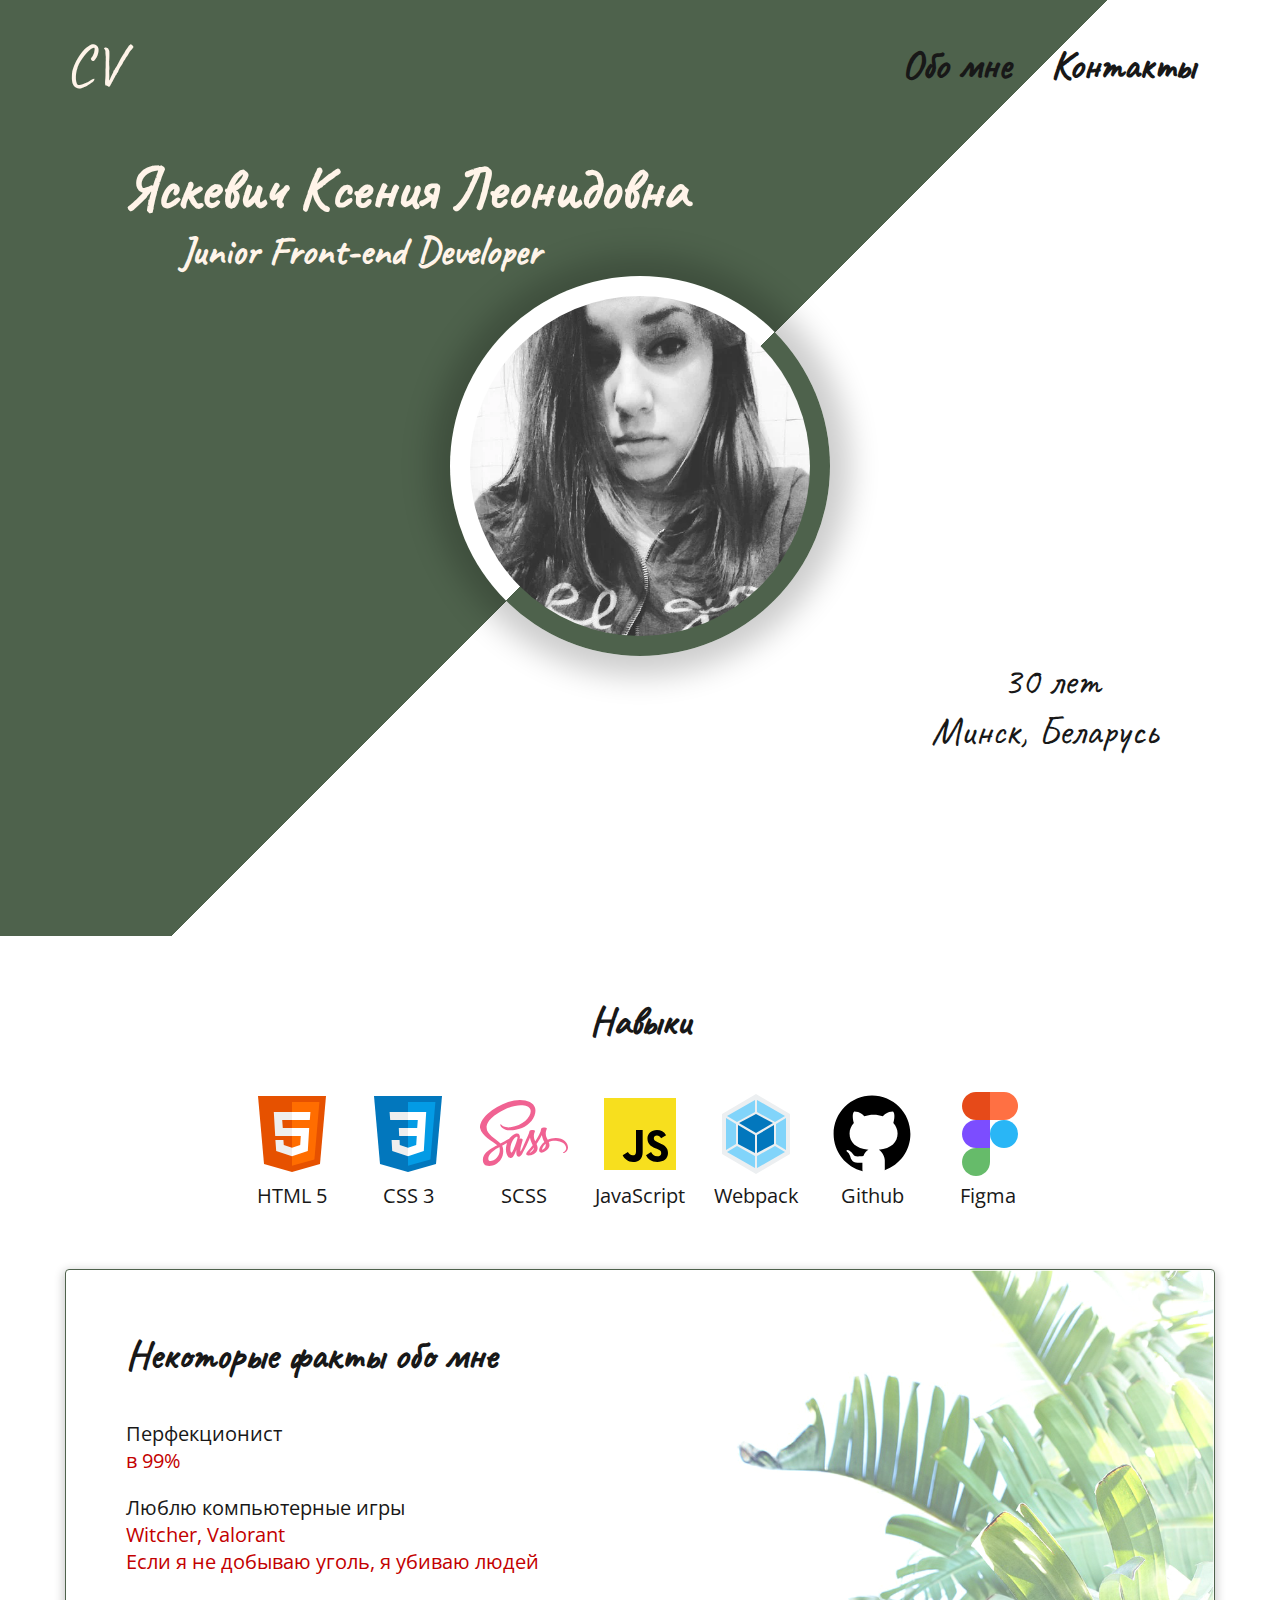
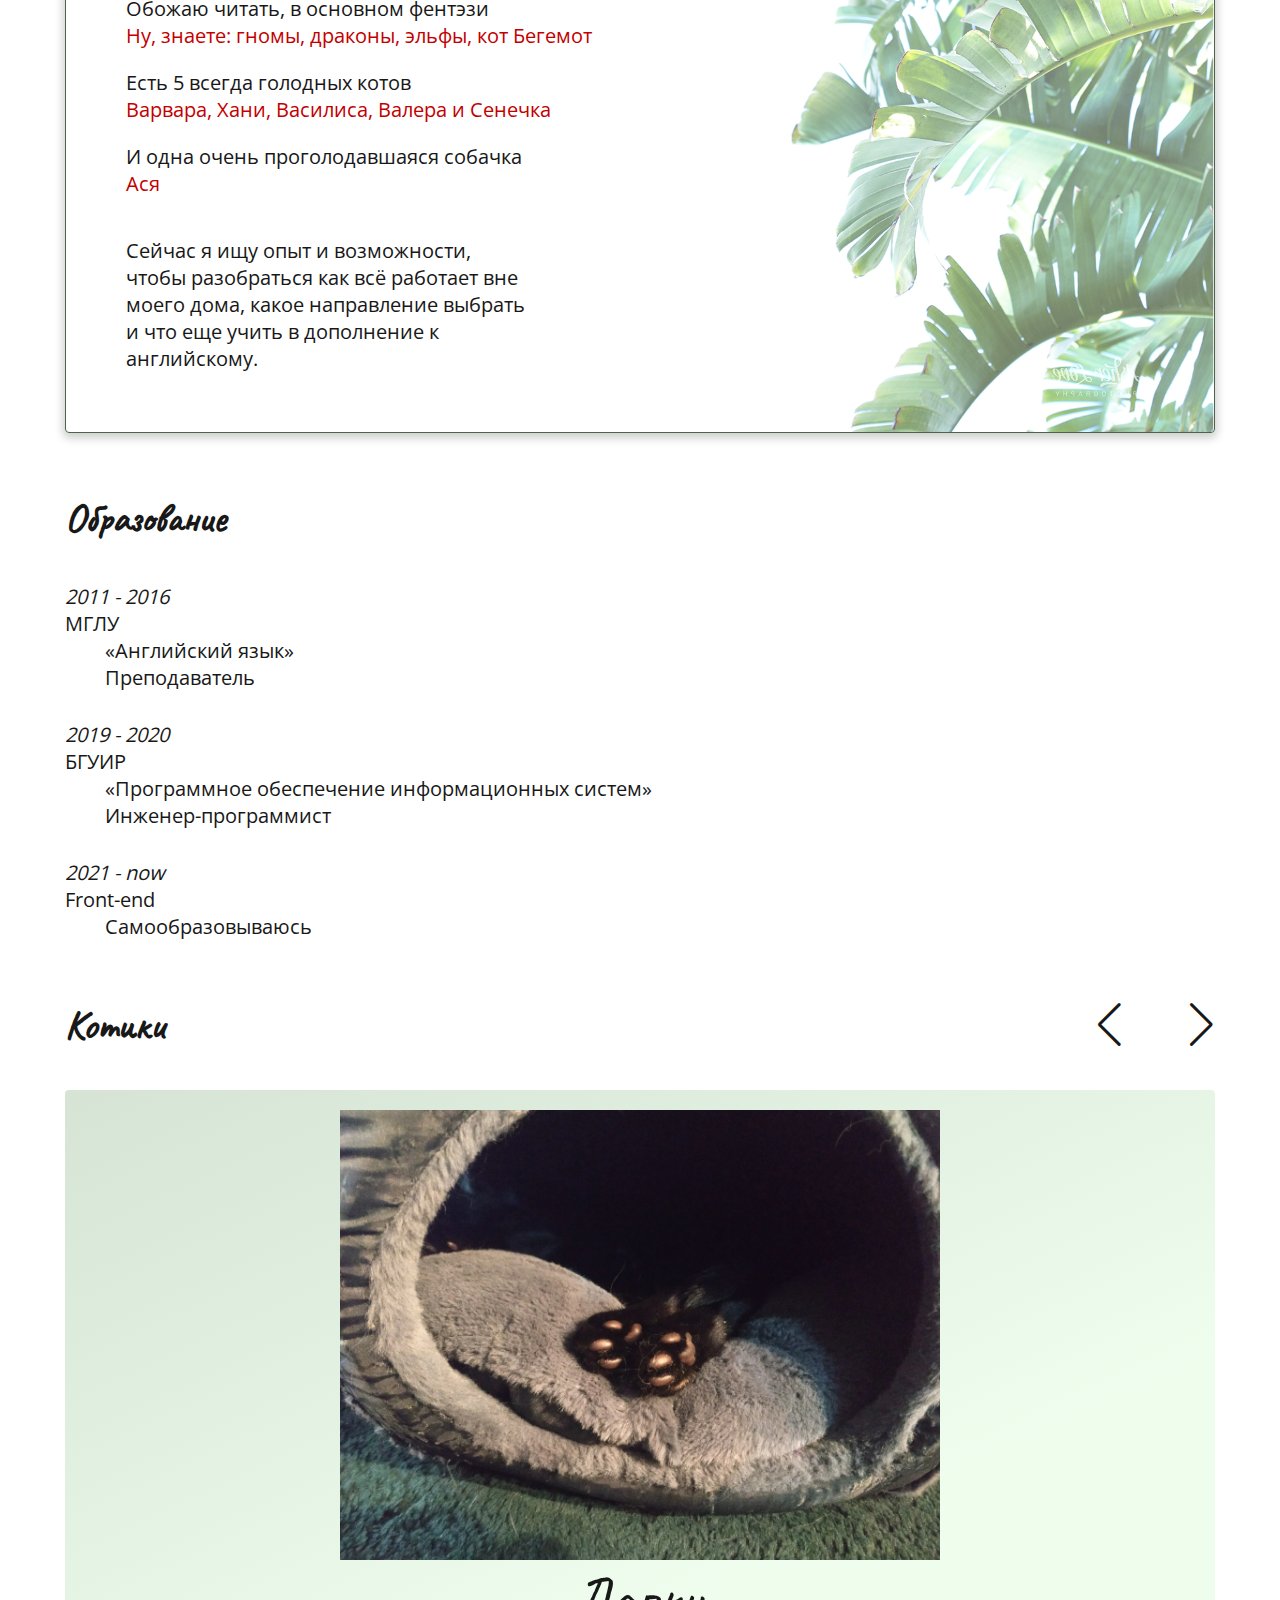
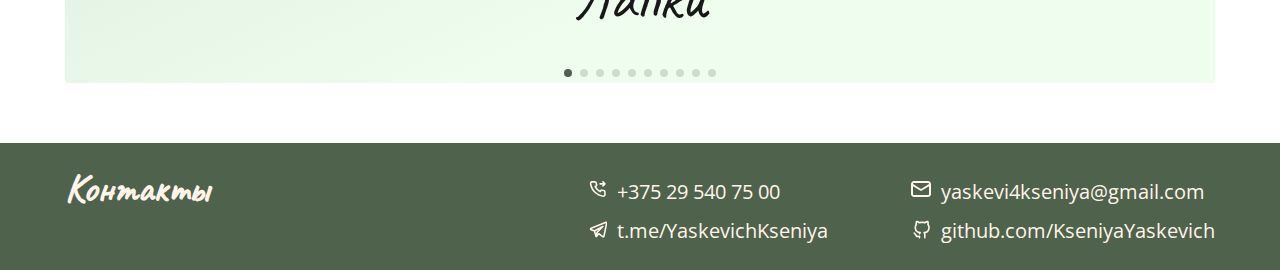
<file: index.html>
<!DOCTYPE html>
<html class="page" lang="ru">

<head>
    <meta charset="UTF-8">
    <meta http-equiv="X-UA-Compatible" content="IE=edge">
    <meta name="viewport" content="width=device-width, initial-scale=1.0">
    <meta name="description" content="Cv for DataMola">
    <link rel="shortcut icon" href="./favicon.ico" type="image/x-icon">
    <title>CV</title>
    <link rel="stylesheet" href="./assets/fonts/stylesheet.css">
    <link rel="stylesheet" href="./assets/styles/vendor/swiper-bundle.css">
    <link rel="stylesheet" href="./assets/styles/style.css">
</head>

<body class="page__body">
    <header class="page-header">
        <div class="container">
            <div class="page-header__navbar navbar">
                <p class="navbar__text">CV</p>
                <nav class="navbar__main-nav main-nav">
                    <button class="main-nav__toggle" type="button" aria-label="Open menu"></button>
                    <ul class="main-nav__list">
                        <li class="main-nav__item"><a class="main-nav__link" href="#about">Обо мне</a></li>
                        <li class="main-nav__item"><a class="main-nav__link" href="#contacts">Контакты</a></li>
                    </ul>
                </nav>
            </div>
            <section class="introduction">
                <h1 class="introduction__title">Яскевич Ксения Леонидовна</h1>
                <h2 class="introduction__subtitle">Junior Front-end Developer</h2>
                <div class="introduction__photo-wrapper">
                    <picture>
                        <source srcset="./assets/images/introduction/photo.webp" type="image/webp">
                        <img class="introduction__photo" src="./assets/images/introduction/photo.jpg" alt="Фото профиля"
                            width="240" height="240">
                    </picture>
                </div>
                <p class="introduction__age">30 лет</p>
                <p class="introduction__location">Минск, Беларусь</p>
            </section>
        </div>
    </header>
    <main class="page-main">
        <section class="skills">
            <div class="container">
                <h3 class="skills__title">Навыки</h3>
                <ul class="skills__list">
                    <li class="skills__item">
                        <img class="skills__image" src="./assets/images/skills/html-5.svg" alt="Логотип html5"
                            width="96" height="96">
                        <span class="skills__desc">HTML 5</span>
                    </li>
                    <li class="skills__item">
                        <img class="skills__image" src="./assets/images/skills/css3.svg" alt="Логотип css3" width="96"
                            height="96">
                        <span class="skills__desc">CSS 3</span>
                    </li>
                    <li class="skills__item">
                        <img class="skills__image" src="./assets/images/skills/sass.svg" alt="Логотип sass" width="96"
                            height="96">
                        <span class="skills__desc">SCSS</span>
                    </li>
                    <li class="skills__item">
                        <img class="skills__image" src="./assets/images/skills/javascript.svg" alt="Логотип javascript"
                            width="96" height="96">
                        <span class="skills__desc">JavaScript</span>
                    </li>
                    <li class="skills__item">
                        <img class="skills__image" src="./assets/images/skills/webpack.svg" alt="Логотип webpack"
                            width="96" height="96">
                        <span class="skills__desc">Webpack</span>
                    </li>
                    <li class="skills__item">
                        <img class="skills__image" src="./assets/images/skills/github.svg" alt="Логотип github"
                            width="96" height="96">
                        <span class="skills__desc">Github</span>
                    </li>
                    <li class="skills__item">
                        <img class="skills__image" src="./assets/images/skills/figma.svg" alt="Логотип figma" width="96"
                            height="96">
                        <span class="skills__desc">Figma</span>
                    </li>
                </ul>
            </div>
        </section>
        <section class="about" id="about">
            <div class="container">
                <div class="about__content">
                    <h3 class="about__title">Некоторые факты обо мне</h3>
                    <ul class="about__list">
                        <li class="about__item">
                            Перфекционист
                            <span class="about__clarification">в 99%</span>
                        </li>
                        <li class="about__item">
                            Люблю компьютерные игры
                            <span class="about__clarification">Witcher, Valorant</span>
                            <span class="about__clarification">Если я не добываю уголь, я убиваю людей</span>
                        </li>
                        <li class="about__item">
                            Обожаю читать, в основном фентэзи
                            <span class="about__clarification">Ну, знаете: гномы, драконы, эльфы, кот Бегемот</span>
                        </li>
                        <li class="about__item">
                            Есть 5 всегда голодных котов
                            <span class="about__clarification">Варвара, Хани, Василиса, Валера и Сенечка</span>
                        </li>
                        <li class="about__item">
                            И одна очень проголодавшаяся собачка
                            <span class="about__clarification">Ася</span>
                        </li>
                    </ul>
                    <p class="about__text">
                        Сейчас я ищу опыт и возможности, чтобы разобраться
                        как всё работает вне моего дома, какое направление
                        выбрать и что еще учить в дополнение к английскому.
                    </p>
                </div>
            </div>
        </section>
        <section class="education">
            <div class="container">
                <h3 class="education__title">Образование</h3>
                <ul class="education__list">
                    <li class="education__item">
                        <p class="education__place">
                            <time datetime="2011"><em>2011 - 2016</em></time>
                            МГЛУ
                        </p>
                        <p class="education__desc">
                            «Английский язык»
                            <span>Преподаватель</span>
                        </p>
                    </li>
                    <li class="education__item">
                        <p class="education__place">
                            <time datetime="2019"><em>2019 - 2020</em></time>
                            БГУИР
                        </p>
                        <p class="education__desc">
                            «Программное обеспечение информационных систем»
                            <span>Инженер-программист</span>
                        </p>
                    </li>
                    <li class="education__item">
                        <p class="education__place">
                            <time datetime="2021"><em>2021 - now</em></time>
                            Front-end
                        </p>
                        <p class="education__desc">Самообразовываюсь</p>
                    </li>
                </ul>
            </div>
        </section>
        <section class="pets">
            <div class="container">
                <div class="pets__heading">
                    <h3 class="pets__title">Котики</h3>
                    <div class="pets__buttons">
                        <button class="pets__button pets__button--prev swiper-button-prev" type="button"
                            aria-label="Предыдущий слайд"></button>
                        <button class="pets__button pets__button--next swiper-button-next" type="button"
                            aria-label="Следующий слайд"></button>
                    </div>
                </div>
                <div class="pets__swiper swiper">
                    <ul class="pets__list swiper-wrapper">
                        <li class="pets__item swiper-slide">
                            <picture>
                                <source type="image/webp" media="(min-width: 1200px)"
                                    srcset="./assets/images/pets/img1-desktop.webp">
                                <source type="image/webp" media="(min-width: 660px)"
                                    srcset="./assets/images/pets/img1-tablet.webp">
                                <source type="image/webp" srcset="./assets/images/pets/img1-mobile.webp">
                                <source media="(min-width: 1200px)" srcset="./assets/images/pets/img1-desktop.jpg">
                                <source media="(min-width: 660px)" srcset="./assets/images/pets/img1-tablet.jpg">
                                <img class="pets__img" src="./assets/images/pets/img1-mobile.jpg"
                                    alt="Задние лапки кошки, которые видно из мехового домика" width="290" height="290">
                            </picture>
                            <span class="pets__desc">Лапки</span>
                        </li>
                        <li class="pets__item swiper-slide">
                            <picture>
                                <source type="image/webp" media="(min-width: 1200px)"
                                    srcset="./assets/images/pets/img2-desktop.webp">
                                <source type="image/webp" media="(min-width: 660px)"
                                    srcset="./assets/images/pets/img2-tablet.webp">
                                <source type="image/webp" srcset="./assets/images/pets/img2-mobile.webp">
                                <source media="(min-width: 1200px)" srcset="./assets/images/pets/img2-desktop.jpg">
                                <source media="(min-width: 660px)" srcset="./assets/images/pets/img2-tablet.jpg">
                                <img class="pets__img" src="./assets/images/pets/img2-mobile.jpg"
                                    alt="Кошка на подушке с вытянутой передней лапкой" width="290" height="290">
                            </picture>
                            <span class="pets__desc">Хани</span>
                        </li>
                        <li class="pets__item swiper-slide">
                            <picture>
                                <source type="image/webp" media="(min-width: 1200px)"
                                    srcset="./assets/images/pets/img3-desktop.webp">
                                <source type="image/webp" media="(min-width: 660px)"
                                    srcset="./assets/images/pets/img3-tablet.webp">
                                <source type="image/webp" srcset="./assets/images/pets/img3-mobile.webp">
                                <source media="(min-width: 1200px)" srcset="./assets/images/pets/img3-desktop.jpg">
                                <source media="(min-width: 660px)" srcset="./assets/images/pets/img3-tablet.jpg">
                                <img class="pets__img" src="./assets/images/pets/img3-mobile.jpg"
                                    alt="Лицо кота с клыками вблизи" width="290" height="290">
                            </picture>
                            <span class="pets__desc">Валера</span>
                        </li>
                        <li class="pets__item swiper-slide">
                            <picture>
                                <source type="image/webp" media="(min-width: 1200px)"
                                    srcset="./assets/images/pets/img4-desktop.webp">
                                <source type="image/webp" media="(min-width: 660px)"
                                    srcset="./assets/images/pets/img4-tablet.webp">
                                <source type="image/webp" srcset="./assets/images/pets/img4-mobile.webp">
                                <source media="(min-width: 1200px)" srcset="./assets/images/pets/img4-desktop.jpg">
                                <source media="(min-width: 660px)" srcset="./assets/images/pets/img4-tablet.jpg">
                                <img class="pets__img" src="./assets/images/pets/img4-mobile.jpg"
                                    alt="Кошка и кот на подоконнике" width="290" height="290">
                            </picture>
                            <span class="pets__desc">Василиса и Валера</span>
                        </li>
                        <li class="pets__item swiper-slide">
                            <picture>
                                <source type="image/webp" media="(min-width: 1200px)"
                                    srcset="./assets/images/pets/img5-desktop.webp">
                                <source type="image/webp" media="(min-width: 660px)"
                                    srcset="./assets/images/pets/img5-tablet.webp">
                                <source type="image/webp" srcset="./assets/images/pets/img5-mobile.webp">
                                <source media="(min-width: 1200px)" srcset="./assets/images/pets/img5-desktop.jpg">
                                <source media="(min-width: 660px)" srcset="./assets/images/pets/img5-tablet.jpg">
                                <img class="pets__img" src="./assets/images/pets/img5-mobile.jpg" alt="Котенок на столе"
                                    width="290" height="290">
                            </picture>
                            <span class="pets__desc">Варвара</span>
                        </li>
                        <li class="pets__item swiper-slide">
                            <picture>
                                <source type="image/webp" media="(min-width: 1200px)"
                                    srcset="./assets/images/pets/img6-desktop.webp">
                                <source type="image/webp" media="(min-width: 660px)"
                                    srcset="./assets/images/pets/img6-tablet.webp">
                                <source type="image/webp" srcset="./assets/images/pets/img6-mobile.webp">
                                <source media="(min-width: 1200px)" srcset="./assets/images/pets/img6-desktop.jpg">
                                <source media="(min-width: 660px)" srcset="./assets/images/pets/img6-tablet.jpg">
                                <img class="pets__img" src="./assets/images/pets/img6-mobile.jpg"
                                    alt="Котенок и кошка смотря в окошко" width="290" height="290">
                            </picture>
                            <span class="pets__desc">Варя и Хани</span>
                        </li>
                        <li class="pets__item swiper-slide">
                            <picture>
                                <source type="image/webp" media="(min-width: 1200px)"
                                    srcset="./assets/images/pets/img7-desktop.webp">
                                <source type="image/webp" media="(min-width: 660px)"
                                    srcset="./assets/images/pets/img7-tablet.webp">
                                <source type="image/webp" srcset="./assets/images/pets/img7-mobile.webp">
                                <source media="(min-width: 1200px)" srcset="./assets/images/pets/img7-desktop.jpg">
                                <source media="(min-width: 660px)" srcset="./assets/images/pets/img7-tablet.jpg">
                                <img class="pets__img" src="./assets/images/pets/img7-mobile.jpg"
                                    alt="Белый кот держит лапками мех и смотрит в камеру" width="290" height="290">
                            </picture>
                            <span class="pets__desc">Сенечка</span>
                        </li>
                        <li class="pets__item swiper-slide">
                            <picture>
                                <source type="image/webp" media="(min-width: 1200px)"
                                    srcset="./assets/images/pets/img8-desktop.webp">
                                <source type="image/webp" media="(min-width: 660px)"
                                    srcset="./assets/images/pets/img8-tablet.webp">
                                <source type="image/webp" srcset="./assets/images/pets/img8-mobile.webp">
                                <source media="(min-width: 1200px)" srcset="./assets/images/pets/img8-desktop.jpg">
                                <source media="(min-width: 660px)" srcset="./assets/images/pets/img8-tablet.jpg">
                                <img class="pets__img" src="./assets/images/pets/img8-mobile.jpg"
                                    alt="Пять котов смотрят в окно" width="290" height="290">
                            </picture>
                            <span class="pets__desc">Пати на подоконнике</span>
                        </li>
                        <li class="pets__item swiper-slide">
                            <picture>
                                <source type="image/webp" media="(min-width: 1200px)"
                                    srcset="./assets/images/pets/img9-desktop.webp">
                                <source type="image/webp" media="(min-width: 660px)"
                                    srcset="./assets/images/pets/img9-tablet.webp">
                                <source type="image/webp" srcset="./assets/images/pets/img9-mobile.webp">
                                <source media="(min-width: 1200px)" srcset="./assets/images/pets/img9-desktop.jpg">
                                <source media="(min-width: 660px)" srcset="./assets/images/pets/img9-tablet.jpg">
                                <img class="pets__img" src="./assets/images/pets/img9-mobile.jpg"
                                    alt="Кот лежит на большом аквариуме" width="290" height="290">
                            </picture>
                            <span class="pets__desc">Таинственный Валера</span>
                        </li>
                        <li class="pets__item swiper-slide">
                            <picture>
                                <source type="image/webp" media="(min-width: 1200px)"
                                    srcset="./assets/images/pets/img10-desktop.webp">
                                <source type="image/webp" media="(min-width: 660px)"
                                    srcset="./assets/images/pets/img10-tablet.webp">
                                <source type="image/webp" srcset="./assets/images/pets/img10-mobile.webp">
                                <source media="(min-width: 1200px)" srcset="./assets/images/pets/img10-desktop.jpg">
                                <source media="(min-width: 660px)" srcset="./assets/images/pets/img10-tablet.jpg">
                                <img class="pets__img" src="./assets/images/pets/img10-mobile.jpg"
                                    alt="Мося черной кошки с желтыми глазами вблизи" width="290" height="290">
                            </picture>
                            <span class="pets__desc">Варвара выросла</span>
                        </li>
                    </ul>
                    <div class="pets__pagination swiper-pagination"></div>
                </div>
            </div>
        </section>
    </main>
    <footer class="page-footer">
        <div class="container">
            <section class="page-footer__contacts contacts" id="contacts">
                <h3 class="contacts__title">Контакты</h3>
                <ul class="contacts__list">
                    <li class="contacts__item">
                        <a class="contacts__link" href="tel:+375295407500">
                            <svg class="contacts__icon" width="20" height="20">
                                <use xlink:href="assets/icons/sprite.svg#phone"></use>
                            </svg>
                            +375 29 540 75 00
                        </a>
                    </li>
                    <li class="contacts__item">
                        <a class="contacts__link" href="mailto:yaskevi4kseniya@gmail.com" target="_blank">
                            <svg class="contacts__icon" width="20" height="20">
                                <use xlink:href="assets/icons/sprite.svg#mailto"></use>
                            </svg>
                            yaskevi4kseniya@gmail.com
                        </a>
                    </li>
                    <li class="contacts__item">
                        <a class="contacts__link" href="https://t.me/YaskevichKseniya" target="_blank">
                            <svg class="contacts__icon" width="20" height="20">
                                <use xlink:href="assets/icons/sprite.svg#telegram"></use>
                            </svg>
                            t.me/YaskevichKseniya
                        </a>
                    </li>
                    <li class="contacts__item">
                        <a class="contacts__link" href="https://github.com/KseniyaYaskevich" target="_blank">
                            <svg class="contacts__icon" width="20" height="20">
                                <use xlink:href="assets/icons/sprite.svg#github"></use>
                            </svg>
                            github.com/KseniyaYaskevich
                        </a>
                    </li>
                </ul>
            </section>
        </div>
    </footer>
    <script src="./assets/scripts/vendor/swiper-bundle.js"></script>
    <script src="./assets/scripts/script.js" type="module"></script>
</body>

</html>
</file>
<file: assets/fonts/stylesheet.css>
@font-face {
    font-family: 'Caveat';
    src: url('./Caveat-Regular.woff2') format('woff2'),
        url('./Caveat-Regular.woff') format('woff');
    font-weight: normal;
    font-style: normal;
    font-display: swap;
}

@font-face {
    font-family: 'Open Sans';
    src: url('./OpenSans-Regular.woff2') format('woff2'),
        url('./OpenSans-Regular.woff') format('woff');
    font-weight: normal;
    font-style: normal;
    font-display: swap;
}
</file>
<file: assets/styles/style.css>
:root {
    --font-family--caveat: 'Caveat', cursive;
    --font-family--open-sans: 'Open Sans', sans-serif;

    --color-bg--primary: #4e624c;
    --color-bg--secondary: #FFFFFF;

    --color-text--primary: #181818;
    --color-text--secondary: #fff4e9;
}

*,
*::before,
*::after {
    margin: 0;
    padding: 0;
    -webkit-box-sizing: border-box;
            box-sizing: border-box;
}

html {
    font-size: 12px;
}

img {
    max-width: 100%;
    height: auto;
    vertical-align: middle;
}

h1,
h2,
h3 {
    font-family: var(--font-family--caveat);
}

h3 {
    font-size: 2rem;
}

.page__body {
    display: -ms-grid;
    display: grid;
    -ms-grid-rows: -webkit-min-content auto -webkit-min-content;
    -ms-grid-rows: min-content auto min-content;
    grid-template-rows: -webkit-min-content auto -webkit-min-content;
    grid-template-rows: min-content auto min-content;
    -ms-grid-columns: 100%;
    grid-template-columns: 100%;

    min-height: 100vh;
    min-width: 320px;
    max-width: 100%;

    font-size: 1rem;
    font-family: var(--font-family--open-sans);
    color: var(--color-text--primary);
}

.page__body > *:nth-child(1) {
    -ms-grid-row: 1;
    -ms-grid-column: 1;
}

.page__body > *:nth-child(2) {
    -ms-grid-row: 2;
    -ms-grid-column: 1;
}

.page__body > *:nth-child(3) {
    -ms-grid-row: 3;
    -ms-grid-column: 1;
}

.page__body--lock {
    overflow: hidden;
}

.container {
    max-width: 900px;
    margin: 0 auto;
    padding: 0 1.25rem;
}

.page-header {
    background: var(--color-bg--primary);
    background: -o-linear-gradient(315deg, var(--color-bg--primary) 50%, var(--color-bg--secondary) 50%);
    background: linear-gradient(135deg, var(--color-bg--primary) 50%, var(--color-bg--secondary) 50%);
}

.navbar {
    display: -webkit-box;
    display: -ms-flexbox;
    display: flex;
    -webkit-box-pack: justify;
        -ms-flex-pack: justify;
            justify-content: space-between;
    -webkit-box-align: center;
        -ms-flex-align: center;
            align-items: center;

    padding: 1rem 0;
}

.navbar__text {
    font-size: 3rem;
    font-family: var(--font-family--caveat);
    color: var(--color-text--secondary);
}

.main-nav {
    display: -webkit-box;
    display: -ms-flexbox;
    display: flex;
}

.main-nav__toggle {
    display: none;
}

.main-nav__list {
    display: -webkit-box;
    display: -ms-flexbox;
    display: flex;
    list-style: none;
}

.main-nav__link {
    display: block;
    padding: 1rem;
    text-align: center;

    font-size: 2rem;
    font-weight: bold;
    font-family: var(--font-family--caveat);
    text-decoration: none;
    color: var(--color-text--primary);
}

.introduction {
    padding-top: 2rem;
    padding-bottom: 10rem;

    text-align: center;
}

.introduction__title,
.introduction__subtitle {
    text-align: left;
    color: var(--color-text--secondary);
}

.introduction__title {
    padding-left: 5%;

    font-size: 1.5rem;
}

.introduction__subtitle {
    padding-left: 10%;
    margin-bottom: 2rem;

    font-size: 1.2rem;
}

.introduction__photo-wrapper {
    display: inline-block;
    padding: 1rem;

    background: -o-linear-gradient(315deg, var(--color-bg--secondary) 50%, var(--color-bg--primary) 50%);

    background: linear-gradient(135deg, var(--color-bg--secondary) 50%, var(--color-bg--primary) 50%);
    border-radius: 100%;

    -webkit-box-shadow: 0px 0px 30px 20px rgba(0, 0, 0, 0.2);

            box-shadow: 0px 0px 30px 20px rgba(0, 0, 0, 0.2);
}

.introduction__photo {
    border-radius: 100%;
}

.introduction__age,
.introduction__location {
    text-align: right;

    font-size: 1.2rem;
    font-family: var(--font-family--caveat);
}

.introduction__age {
    margin-right: 10%;
}

.introduction__location {
    margin-right: 5%;
}

.skills {
    padding-top: 3rem;
    margin-bottom: 3rem;
}

.skills__title {
    margin-bottom: 2rem;

    text-align: center;
}

.skills__list {
    display: -webkit-box;
    display: -ms-flexbox;
    display: flex;
    -ms-flex-wrap: wrap;
        flex-wrap: wrap;
    -webkit-box-pack: center;
        -ms-flex-pack: center;
            justify-content: center;
    -webkit-box-align: center;
        -ms-flex-align: center;
            align-items: center;
    -webkit-column-gap: 1rem;
       -moz-column-gap: 1rem;
            column-gap: 1rem;
    row-gap: 2rem;

    list-style: none;
}

.skills__item {
    display: -webkit-box;
    display: -ms-flexbox;
    display: flex;
    -webkit-box-orient: vertical;
    -webkit-box-direction: normal;
        -ms-flex-direction: column;
            flex-direction: column;
    -webkit-box-align: center;
        -ms-flex-align: center;
            align-items: center;
    -webkit-transition: -webkit-transform .3s ease-out;
    transition: -webkit-transform .3s ease-out;
    -o-transition: transform .3s ease-out;
    transition: transform .3s ease-out;
    transition: transform .3s ease-out, -webkit-transform .3s ease-out;
}

.skills__item:hover {
    -webkit-transform: scale(1.1);
        -ms-transform: scale(1.1);
            transform: scale(1.1);
}

.about {
    margin-bottom: 3rem;
}

.about__content {
    position: relative;

    padding: 3rem;

    -webkit-box-shadow: 0px 3px 10px 2px rgb(0 0 0 / 20%);

            box-shadow: 0px 3px 10px 2px rgb(0 0 0 / 20%);
    border: 1px solid var(--color-bg--primary);
    border-radius: 4px;
}


.about__content::after {
    content: "";

    position: absolute;
    right: 0;
    bottom: 0;
    z-index: -1;

    width: 100%;
    height: 100%;

    background-image: url("../images/about/leafs.png");
    background-repeat: no-repeat;
    background-size: contain;
    background-position: bottom left;

    -webkit-transform: scale(-1, 1);

        -ms-transform: scale(-1, 1);

            transform: scale(-1, 1);
    opacity: 0.09;

    -webkit-transition: opacity .6s ease-out;

    -o-transition: opacity .6s ease-out;

    transition: opacity .6s ease-out;
}


.about__title {
    margin-bottom: 2rem;
}

.about__list {
    margin-bottom: 2rem;

    list-style: none;
}

.about__item {
    display: -webkit-box;
    display: -ms-flexbox;
    display: flex;
    -webkit-box-orient: vertical;
    -webkit-box-direction: normal;
        -ms-flex-direction: column;
            flex-direction: column;
}

.about__item:not(:last-child) {
    margin-bottom: 1rem;
}

.about__clarification {
    color: rgb(195 0 0);
}

.about__text {
    max-width: 400px;
}

.education {
    margin-bottom: 3rem;
}

.education__title {
    margin-bottom: 2rem;
}

.education__list {
    list-style: none;
}

.education__place {
    display: -webkit-box;
    display: -ms-flexbox;
    display: flex;
    -webkit-box-orient: vertical;
    -webkit-box-direction: normal;
        -ms-flex-direction: column;
            flex-direction: column;
}

.education__desc {
    display: -webkit-box;
    display: -ms-flexbox;
    display: flex;
    -webkit-box-orient: vertical;
    -webkit-box-direction: normal;
        -ms-flex-direction: column;
            flex-direction: column;
    padding-left: 2rem;
}

.education__item:not(:last-child) {
    margin-bottom: 1.5rem;
}

.pets {
    margin-bottom: 3rem;
}

.pets__heading {
    display: -webkit-box;
    display: -ms-flexbox;
    display: flex;
    -webkit-box-pack: justify;
        -ms-flex-pack: justify;
            justify-content: space-between;
    -webkit-box-align: center;
        -ms-flex-align: center;
            align-items: center;
    margin-bottom: 2rem;
}

.pets__button {
    position: static;
    display: inline-block;

    margin: 0;

    color: var(--color-text--primary);
    background-color: transparent;
    border: none;

    -webkit-transition: color .3s ease-out, -webkit-transform .3s ease-out;

    transition: color .3s ease-out, -webkit-transform .3s ease-out;

    -o-transition: transform .3s ease-out, color .3s ease-out;

    transition: transform .3s ease-out, color .3s ease-out;

    transition: transform .3s ease-out, color .3s ease-out, -webkit-transform .3s ease-out;
}

.pets__button:hover {
    color: var(--color-bg--primary);
    -webkit-transform: translateY(2px);
        -ms-transform: translateY(2px);
            transform: translateY(2px);
}

.pets__button--prev {
    margin-right: 3rem;
}

.pets__swiper {
    background: var(--color-bg--primary);
    background: -o-linear-gradient(295deg, rgba(49, 116, 44, 0.2) 0%, rgba(171, 245, 164, 0.2) 70%);
    background: linear-gradient(155deg, rgba(49, 116, 44, 0.2) 0%, rgba(171, 245, 164, 0.2) 70%);
    border-radius: 4px;
}

.pets__item {
    display: -webkit-box;
    display: -ms-flexbox;
    display: flex;
    -webkit-box-orient: vertical;
    -webkit-box-direction: normal;
        -ms-flex-direction: column;
            flex-direction: column;
    -webkit-box-pack: justify;
        -ms-flex-pack: justify;
            justify-content: space-between;
    -webkit-box-align: center;
        -ms-flex-align: center;
            align-items: center;

    padding: 1rem;
}

.pets__img {
    width: 100%;
    -o-object-fit: contain;
       object-fit: contain;
    height: 350px;
}

.pets__desc {
    text-align: center;

    font-size: 3rem;
    font-family: var(--font-family--caveat);
}

.pets__pagination {
    position: static;
}

.swiper-pagination-bullet {
    background-color: var(--color-bg--primary);
}

.page-footer {
    background: var(--color-bg--primary);
}

.page-footer .container {
    padding-top: 1rem;
    padding-bottom: 1rem;
}

.page-footer__contacts {
    text-align: center;
}

.contacts__title {
    margin-bottom: 2rem;

    color: var(--color-text--secondary);
}

.contacts__list {
    display: -ms-grid;
    display: grid;
    -ms-grid-columns: 1fr;
    grid-template-columns: 1fr;
    list-style: none;
}

.contacts__item:not(:last-child) {
    margin-bottom: 0.5rem;
}

.contacts__link {
    position: relative;

    display: -webkit-inline-box;

    display: -ms-inline-flexbox;

    display: inline-flex;
    -webkit-box-align: center;
        -ms-flex-align: center;
            align-items: center;

    padding: 0.3rem 0;

    text-decoration: none;
    color: var(--color-text--secondary);

    -webkit-transition: color .3s ease-out;

    -o-transition: color .3s ease-out;

    transition: color .3s ease-out;
}

.contacts__link:hover {
    color: var(--color-text--primary);
}

.contacts__link::after {
    content: "";

    position: absolute;
    bottom: 0;
    left: 0;

    width: 100%;
    height: 2px;

    opacity: 0;
    -webkit-transform: scale(0);
        -ms-transform: scale(0);
            transform: scale(0);
    background-color: var(--color-text--primary);
    -webkit-transition: opacity .3s ease-in, -webkit-transform .4s ease-out;
    transition: opacity .3s ease-in, -webkit-transform .4s ease-out;
    -o-transition: opacity .3s ease-in, transform .4s ease-out;
    transition: opacity .3s ease-in, transform .4s ease-out;
    transition: opacity .3s ease-in, transform .4s ease-out, -webkit-transform .4s ease-out;
}

.contacts__link:hover::after {
    opacity: 1;
    -webkit-transform: scale(1);
        -ms-transform: scale(1);
            transform: scale(1);
    color: var(--color-bg--primary);
}

.contacts__icon {
    margin-right: 0.5rem;

    fill: currentColor;
}

@media (max-width:768px) {

    .main-nav--opened::before {
        content: "";

        position: fixed;
        top: 0;
        left: 0;
        z-index: 1;

        width: 100%;
        height: 100%;

        background-color: rgba(41, 41, 41, .6);
    }

    .main-nav--opened .main-nav__toggle::before,
    .main-nav--opened .main-nav__toggle::after {
        top: 50%;
    }

    .main-nav--opened .main-nav__toggle::before {
        -webkit-transform: rotate(45deg);
            -ms-transform: rotate(45deg);
                transform: rotate(45deg);
    }

    .main-nav--opened .main-nav__toggle::after {
        -webkit-transform: rotate(-45deg);
            -ms-transform: rotate(-45deg);
                transform: rotate(-45deg);
    }

    .main-nav--opened .main-nav__list {
        top: 0;
        right: 0;
        -webkit-transform: scale(1);
            -ms-transform: scale(1);
                transform: scale(1);
    }

    .main-nav__toggle {
        position: relative;
        z-index: 10;

        display: block;
        width: 2rem;
        height: 2rem;

        letter-spacing: 0.5px;
        white-space: nowrap;

        background: transparent;
        border: none;
        cursor: pointer;

        -webkit-transition: color .3s ease-out, -webkit-transform .3s ease-out;

        transition: color .3s ease-out, -webkit-transform .3s ease-out;

        -o-transition: transform .3s ease-out, color .3s ease-out;

        transition: transform .3s ease-out, color .3s ease-out;

        transition: transform .3s ease-out, color .3s ease-out, -webkit-transform .3s ease-out;
    }

    .main-nav__toggle:hover,
    .main-nav__toggle:hover {
        -webkit-transform: translateY(1px);
            -ms-transform: translateY(1px);
                transform: translateY(1px);
    }

    .main-nav__toggle::before,
    .main-nav__toggle::after {
        content: "";

        position: absolute;
        left: 0;

        width: 100%;
        height: 3px;

        border-radius: 4px;
        background-color: var(--color-text--primary);

        -webkit-transition: all .5s cubic-bezier(0.77, 0.2, 0.05, 1.0);

        -o-transition: all .5s cubic-bezier(0.77, 0.2, 0.05, 1.0);

        transition: all .5s cubic-bezier(0.77, 0.2, 0.05, 1.0);
    }

    .main-nav__toggle::before {
        top: 35%;
    }

    .main-nav__toggle::after {
        bottom: 35%;
    }

    .main-nav__toggle:hover::before,
    .main-nav__toggle:hover::after {
        background-color: var(--color-bg--primary);
    }

    .main-nav__list {
        position: fixed;
        top: -110%;
        right: -110%;
        z-index: 9;

        -webkit-transform: scale(0);

            -ms-transform: scale(0);

                transform: scale(0);

        -webkit-box-orient: vertical;

        -webkit-box-direction: normal;

            -ms-flex-direction: column;

                flex-direction: column;
        -webkit-box-align: center;
            -ms-flex-align: center;
                align-items: center;
        width: 90%;
        min-height: 50vh;

        padding: 5rem;
        padding-bottom: 10rem;

        background-color: var(--color-bg--secondary);
        border: 1px solid var(--color-bg--primary);
        border-radius: 0 0 0 100%;

        -webkit-box-shadow: 0px 0px 10px 10px rgba(0, 0, 0, 0.2);

                box-shadow: 0px 0px 10px 10px rgba(0, 0, 0, 0.2);

        -webkit-transition: all .4s cubic-bezier(0.455, 0.03, 0.515, 0.955);

        -o-transition: all .4s cubic-bezier(0.455, 0.03, 0.515, 0.955);

        transition: all .4s cubic-bezier(0.455, 0.03, 0.515, 0.955);
    }

    .main-nav__item {
        min-width: 145px;
        width: 30vw;

        margin: 0;
        border: 1px solid var(--color-text--primary);

        -webkit-transition: -webkit-box-shadow .3s ease-in;

        transition: -webkit-box-shadow .3s ease-in;

        -o-transition: box-shadow .3s ease-in;

        transition: box-shadow .3s ease-in;

        transition: box-shadow .3s ease-in, -webkit-box-shadow .3s ease-in;
    }

    .main-nav__item:not(:last-child) {
        margin-bottom: 1rem;
    }

    .main-nav__item:hover {
        -webkit-box-shadow: 0px 6px 7px 1px rgb(0 0 0 / 20%);
                box-shadow: 0px 6px 7px 1px rgb(0 0 0 / 20%);
    }
}

@media (min-width:769px) {

    html {
        font-size: 16px;
    }

    .main-nav__link {
        position: relative;
    }

    .main-nav__link::after {
        content: "";

        position: absolute;
        bottom: 0;
        left: 0;
        right: 0;

        width: 80%;
        height: 2px;

        margin: 0 auto;
        opacity: 0;
        -webkit-transform: scale(0);
            -ms-transform: scale(0);
                transform: scale(0);
        background-color: var(--color-text--primary);
        -webkit-transition: opacity .3s ease-in, -webkit-transform .4s ease-out;
        transition: opacity .3s ease-in, -webkit-transform .4s ease-out;
        -o-transition: opacity .3s ease-in, transform .4s ease-out;
        transition: opacity .3s ease-in, transform .4s ease-out;
        transition: opacity .3s ease-in, transform .4s ease-out, -webkit-transform .4s ease-out;
    }

    .main-nav__link:hover::after {
        opacity: 1;
        -webkit-transform: scale(1);
            -ms-transform: scale(1);
                transform: scale(1);
    }

    .introduction {
        padding-top: 1rem;
        padding-bottom: 9rem;
    }

    .introduction__title {
        font-size: 3rem;
    }

    .introduction__subtitle {
        font-size: 2rem;
        margin-bottom: 0;
    }

    .introduction__age,
    .introduction__location {
        font-size: 2rem;
    }

    .introduction__photo {
        min-width: 340px;
        min-height: 340px;
    }

    .about__content::after {
        opacity: 0.6;
    }

    .page-footer__contacts {
        display: -webkit-box;
        display: -ms-flexbox;
        display: flex;
        -webkit-box-pack: justify;
            -ms-flex-pack: justify;
                justify-content: space-between;
        -webkit-box-align: baseline;
            -ms-flex-align: baseline;
                align-items: baseline;
    }

    .page-footer__contacts {
        text-align: left;
    }

    .contacts__title {
        margin-bottom: 0;

        color: var(--color-text--secondary);
    }

    .contacts__item:not(:last-child) {
        margin: 0;
    }

    .contacts__list {
        -ms-grid-columns: 1fr 1rem 1fr;
        grid-template-columns: 1fr 1fr;
        -webkit-column-gap: 1rem;
           -moz-column-gap: 1rem;
                column-gap: 1rem;
    }
}

@media (min-width:1200px) {

    html {
        font-size: 20px;
    }

    .container {
        max-width: 1200px;

    }

    .pets__img {
        height: 450px;
    }
}
</file>
